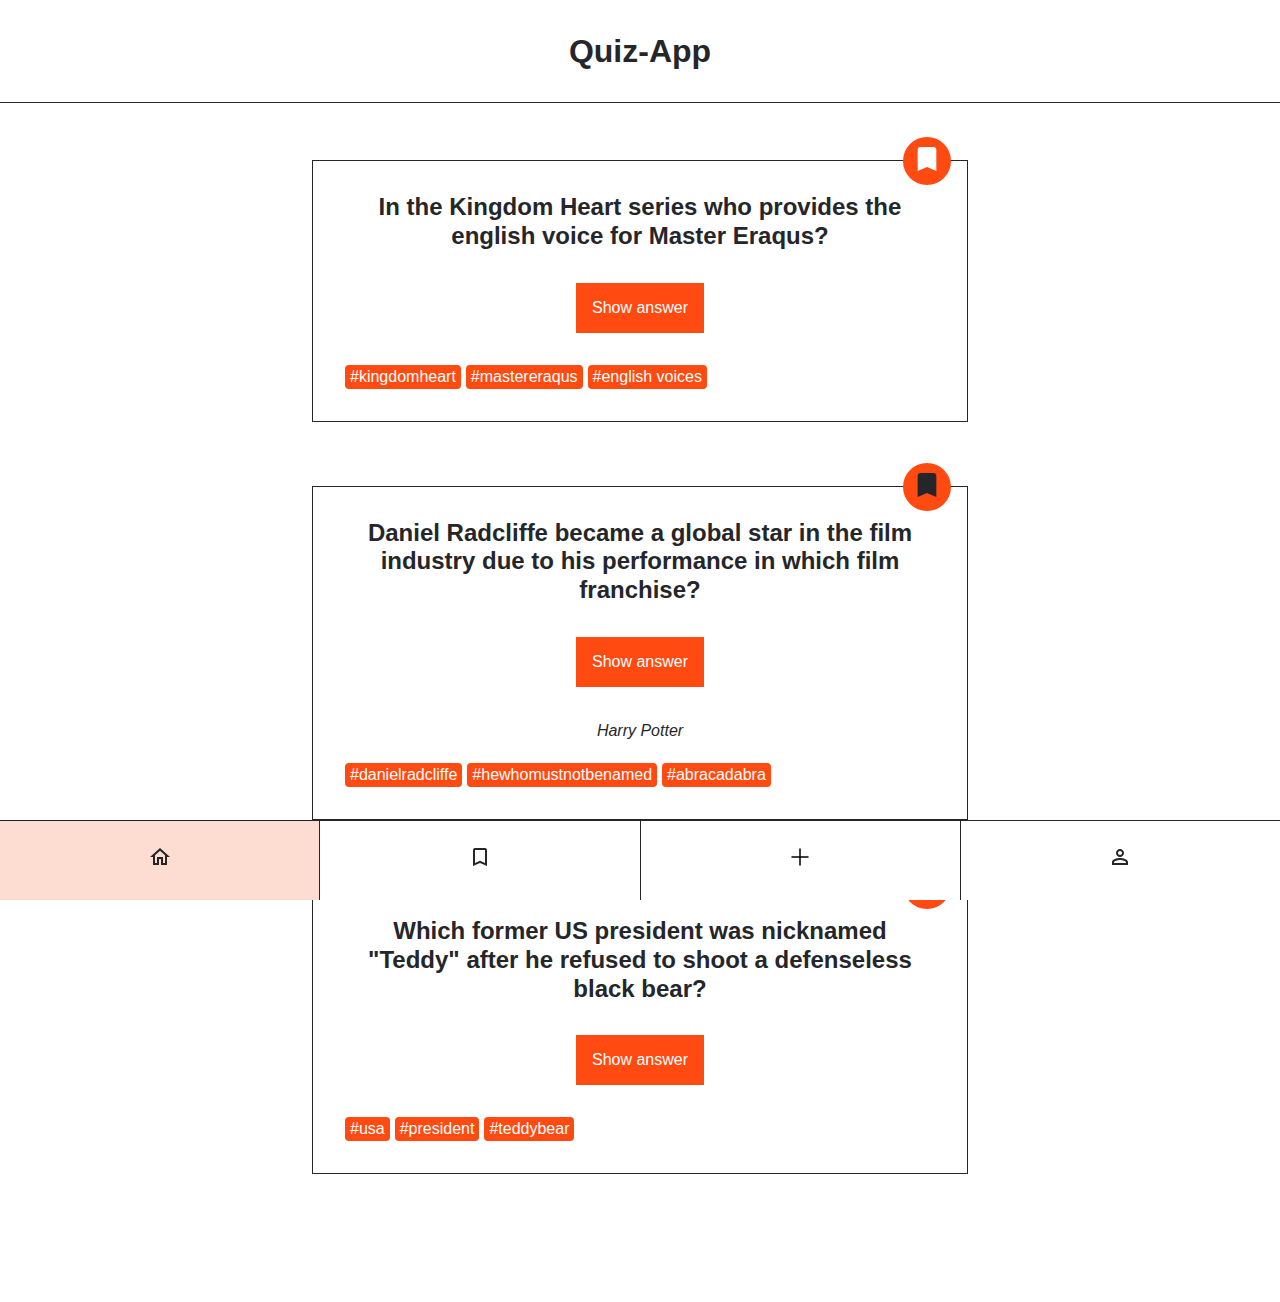
<file: index.html>
<!DOCTYPE html>
<html lang="en">
  <head>
    <meta charset="UTF-8" />
    <meta http-equiv="X-UA-Compatible" content="IE=edge" />
    <meta name="viewport" content="width=device-width, initial-scale=1.0" />
    <title>Quiz-App</title>
    <link rel="stylesheet" href="./styles.css" />
    <script src="./index.js" defer></script>
  </head>
  <body>
    <header class="header">
      <h1 class="header__title">Quiz-App</h1>
    </header>
    <main>
      <ul class="card-list">
        <!--
                FIRST CARD
              -->
        <li class="card-list__item">
          <article class="card">
            <h2 class="card__question">
              In the Kingdom Heart series who provides the english voice for
              Master Eraqus?
            </h2>
            <button
              class="card__button-answer"
              type="button"
              data-js="answer-button"
            >
              Show answer
            </button>
            <p class="card__answer" data-js="answer">Mark Hamill</p>
            <ul class="card__tag-list">
              <li class="card__tag-list-item">#kingdomheart</li>
              <li class="card__tag-list-item">#mastereraqus</li>
              <li class="card__tag-list-item">#english voices</li>
            </ul>
            <div class="card__button-bookmark">
              <button
                class="bookmark"
                aria-label="bookmark"
                type="button"
                data-js="bookmark"
              >
                <svg
                  class="bookmark__icon"
                  xmlns="http://www.w3.org/2000/svg"
                  viewbox="0 0 24 24"
                >
                  <path
                    d="M17 3H7c-1.1 0-2 .9-2 2v16l7-3 7 3V5c0-1.1-.9-2-2-2z"
                  />
                </svg>
              </button>
            </div>
          </article>
        </li>
        <!--
                SECOND CARD
              -->
        <li class="card-list__item">
          <article class="card">
            <h2 class="card__question">
              Daniel Radcliffe became a global star in the film industry due to
              his performance in which film franchise?
            </h2>
            <button class="card__button-answer" type="button">
              Show answer
            </button>
            <p class="card__answer card__answer--active">Harry Potter</p>
            <ul class="card__tag-list">
              <li class="card__tag-list-item">#danielradcliffe</li>
              <li class="card__tag-list-item">#hewhomustnotbenamed</li>
              <li class="card__tag-list-item">#abracadabra</li>
            </ul>
            <div class="card__button-bookmark">
              <button
                class="bookmark bookmark--active"
                aria-label="bookmark"
                type="button"
              >
                <svg
                  class="bookmark__icon"
                  xmlns="http://www.w3.org/2000/svg"
                  viewbox="0 0 24 24"
                >
                  <path
                    d="M17 3H7c-1.1 0-2 .9-2 2v16l7-3 7 3V5c0-1.1-.9-2-2-2z"
                  />
                </svg>
              </button>
            </div>
          </article>
        </li>
        <!--
                THIRD CARD
              -->
        <li class="card-list__item">
          <article class="card">
            <h2 class="card__question">
              Which former US president was nicknamed &quot;Teddy&quot; after he
              refused to shoot a defenseless black bear?
            </h2>
            <button class="card__button-answer" type="button">
              Show answer
            </button>
            <p class="card__answer">Theodore Roosevelt</p>
            <ul class="card__tag-list">
              <li class="card__tag-list-item">#usa</li>
              <li class="card__tag-list-item">#president</li>
              <li class="card__tag-list-item">#teddybear</li>
            </ul>
            <div class="card__button-bookmark">
              <button class="bookmark" aria-label="bookmark" type="button">
                <svg
                  class="bookmark__icon"
                  xmlns="http://www.w3.org/2000/svg"
                  viewbox="0 0 24 24"
                >
                  <path
                    d="M17 3H7c-1.1 0-2 .9-2 2v16l7-3 7 3V5c0-1.1-.9-2-2-2z"
                  />
                </svg>
              </button>
            </div>
          </article>
        </li>
      </ul>
    </main>

    <nav class="navigation">
      <ul class="navigation__list">
        <li class="navigation__list-item navigation__list-item--active">
          <a
            class="navigation__link"
            href="/index.html"
            aria-label="go to home page"
          >
            <svg
              xmlns="http://www.w3.org/2000/svg"
              height="24px"
              viewbox="0 0 24 24"
              width="24px"
            >
              <path
                d="M12 5.69l5 4.5V18h-2v-6H9v6H7v-7.81l5-4.5M12 3L2 12h3v8h6v-6h2v6h6v-8h3L12 3z"
              />
            </svg>
          </a>
        </li>
        <li class="navigation__list-item">
          <a
            class="navigation__link"
            href="/bookmarks.html"
            aria-label="go to bookmarks page"
          >
            <svg
              xmlns="http://www.w3.org/2000/svg"
              height="24px"
              viewbox="0 0 24 24"
              width="24px"
            >
              <path
                d="M17 3H7c-1.1 0-2 .9-2 2v16l7-3 7 3V5c0-1.1-.9-2-2-2zm0 15l-5-2.18L7 18V5h10v13z"
              />
            </svg>
          </a>
        </li>
        <li class="navigation__list-item">
          <a
            class="navigation__link"
            href="/form.html"
            aria-label="go to form page"
          >
            <svg
              width="24px"
              height="24px"
              viewbox="0 0 24 24"
              fill="none"
              xmlns="http://www.w3.org/2000/svg"
            >
              <path
                d="M4 12H20M12 4V20"
                stroke="#000000"
                stroke-width="1.5"
                stroke-linecap="round"
                stroke-linejoin="round"
              />
            </svg>
          </a>
        </li>
        <li class="navigation__list-item">
          <a
            class="navigation__link"
            href="/profile.html"
            aria-label="go to profile page"
          >
            <svg
              xmlns="http://www.w3.org/2000/svg"
              height="24px"
              viewbox="0 0 24 24"
              width="24px"
            >
              <path
                d="M12 6c1.1 0 2 .9 2 2s-.9 2-2 2-2-.9-2-2 .9-2 2-2m0 9c2.7 0 5.8 1.29 6 2v1H6v-.99c.2-.72 3.3-2.01 6-2.01m0-11C9.79 4 8 5.79 8 8s1.79 4 4 4 4-1.79 4-4-1.79-4-4-4zm0 9c-2.67 0-8 1.34-8 4v3h16v-3c0-2.66-5.33-4-8-4z"
              />
            </svg>
          </a>
        </li>
      </ul>
    </nav>
  </body>
</html>
</file>
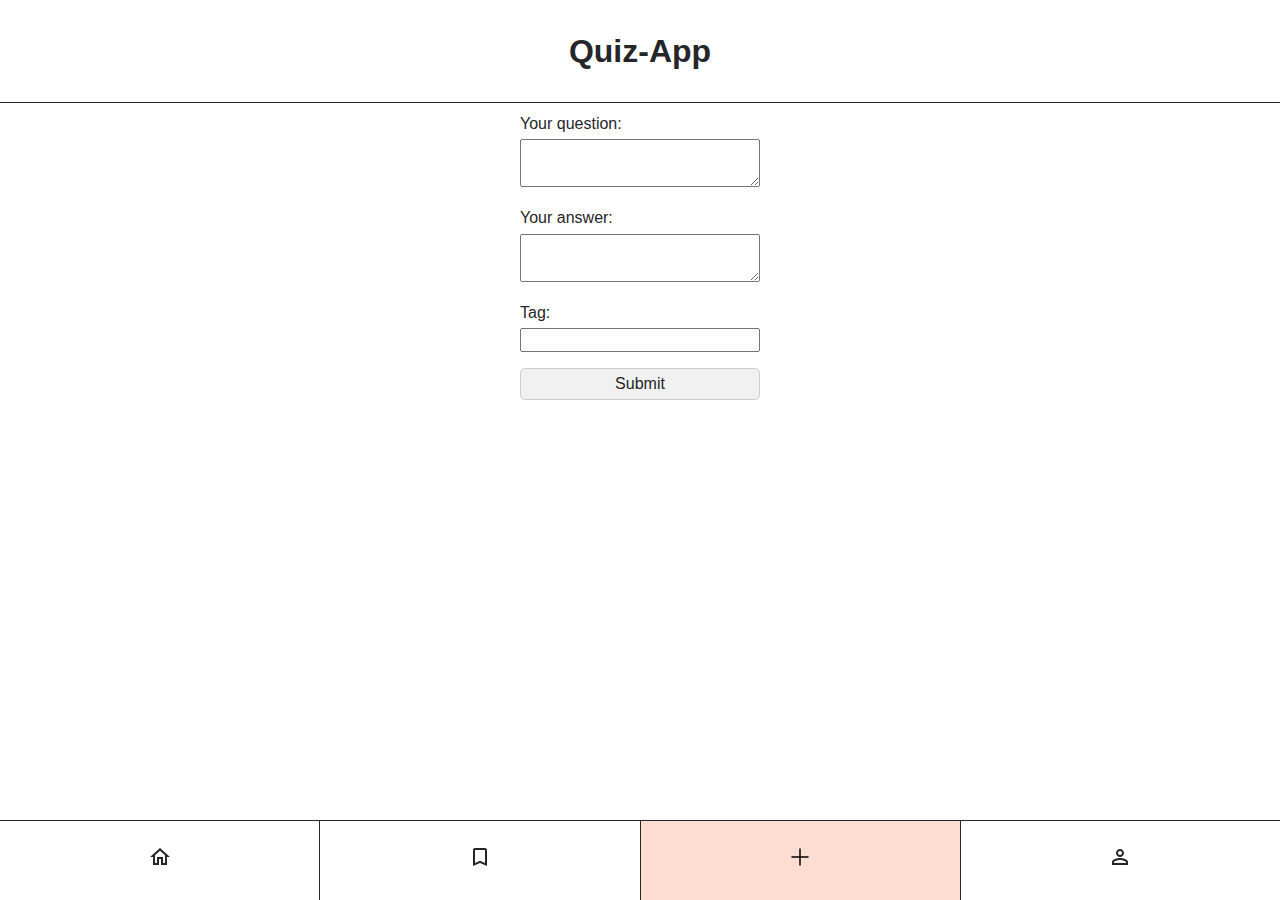
<file: form.html>
<!DOCTYPE html>
<html lang="en">
  <head>
    <meta charset="UTF-8" />
    <meta http-equiv="X-UA-Compatible" content="IE=edge" />
    <meta name="viewport" content="width=device-width, initial-scale=1.0" />
    <title>Add Question - Quiz App</title>
    <link rel="stylesheet" href="./styles.css" />
    <script src="./components/form/form.js" defer></script>
  </head>
  <body>
    <header class="header">
      <h1 class="header__title">Quiz-App</h1>
    </header>

    <main>
      <form class="form">
        <label class="form__label">
          Your question:
          <textarea name="question" maxlength="150" required></textarea>
          <span class="form__counter"></span>
        </label>

        <label class="form__label">
          Your answer:
          <textarea name="answer" maxlength="150" required></textarea>
          <span class="form__counter"></span>
        </label>

        <label class="form__label">
          Tag:
          <input type="text" name="tag" required />
        </label>

        <button type="submit" class="form__submit">Submit</button>
      </form>
      <ul class="card-list" data-js="card-list"></ul>
    </main>

    <nav class="navigation">
      <ul class="navigation__list">
        <li class="navigation__list-item">
          <a
            class="navigation__link"
            href="/index.html"
            aria-label="go to home page"
          >
            <svg
              xmlns="http://www.w3.org/2000/svg"
              height="24px"
              viewbox="0 0 24 24"
              width="24px"
            >
              <path
                d="M12 5.69l5 4.5V18h-2v-6H9v6H7v-7.81l5-4.5M12 3L2 12h3v8h6v-6h2v6h6v-8h3L12 3z"
              />
            </svg>
          </a>
        </li>
        <li class="navigation__list-item">
          <a
            class="navigation__link"
            href="/bookmarks.html"
            aria-label="go to bookmarks page"
          >
            <svg
              xmlns="http://www.w3.org/2000/svg"
              height="24px"
              viewbox="0 0 24 24"
              width="24px"
            >
              <path
                d="M17 3H7c-1.1 0-2 .9-2 2v16l7-3 7 3V5c0-1.1-.9-2-2-2zm0 15l-5-2.18L7 18V5h10v13z"
              />
            </svg>
          </a>
        </li>
        <li class="navigation__list-item navigation__list-item--active">
          <a
            class="navigation__link"
            href="/form.html"
            aria-label="go to form page"
          >
            <svg
              width="24px"
              height="24px"
              viewbox="0 0 24 24"
              fill="none"
              xmlns="http://www.w3.org/2000/svg"
            >
              <path
                d="M4 12H20M12 4V20"
                stroke="#000000"
                stroke-width="1.5"
                stroke-linecap="round"
                stroke-linejoin="round"
              />
            </svg>
          </a>
        </li>
        <li class="navigation__list-item">
          <a
            class="navigation__link"
            href="/profile.html"
            aria-label="go to profile page"
          >
            <svg
              xmlns="http://www.w3.org/2000/svg"
              height="24px"
              viewbox="0 0 24 24"
              width="24px"
            >
              <path
                d="M12 6c1.1 0 2 .9 2 2s-.9 2-2 2-2-.9-2-2 .9-2 2-2m0 9c2.7 0 5.8 1.29 6 2v1H6v-.99c.2-.72 3.3-2.01 6-2.01m0-11C9.79 4 8 5.79 8 8s1.79 4 4 4 4-1.79 4-4-1.79-4-4-4zm0 9c-2.67 0-8 1.34-8 4v3h16v-3c0-2.66-5.33-4-8-4z"
              />
            </svg>
          </a>
        </li>
      </ul>
    </nav>
  </body>
</html>
</file>
<file: styles.css>
@import "./global.css";

@import "./components/bookmark/bookmark.css";
@import "./components/card-list/card-list.css";
@import "./components/card/card.css";
@import "./components/header/header.css";
@import "./components/navigation/navigation.css";
@import "./components/profile/profile.css";
@import "./components/counter-list/counter-list.css";
@import "./components/form/form.css";
</file>
